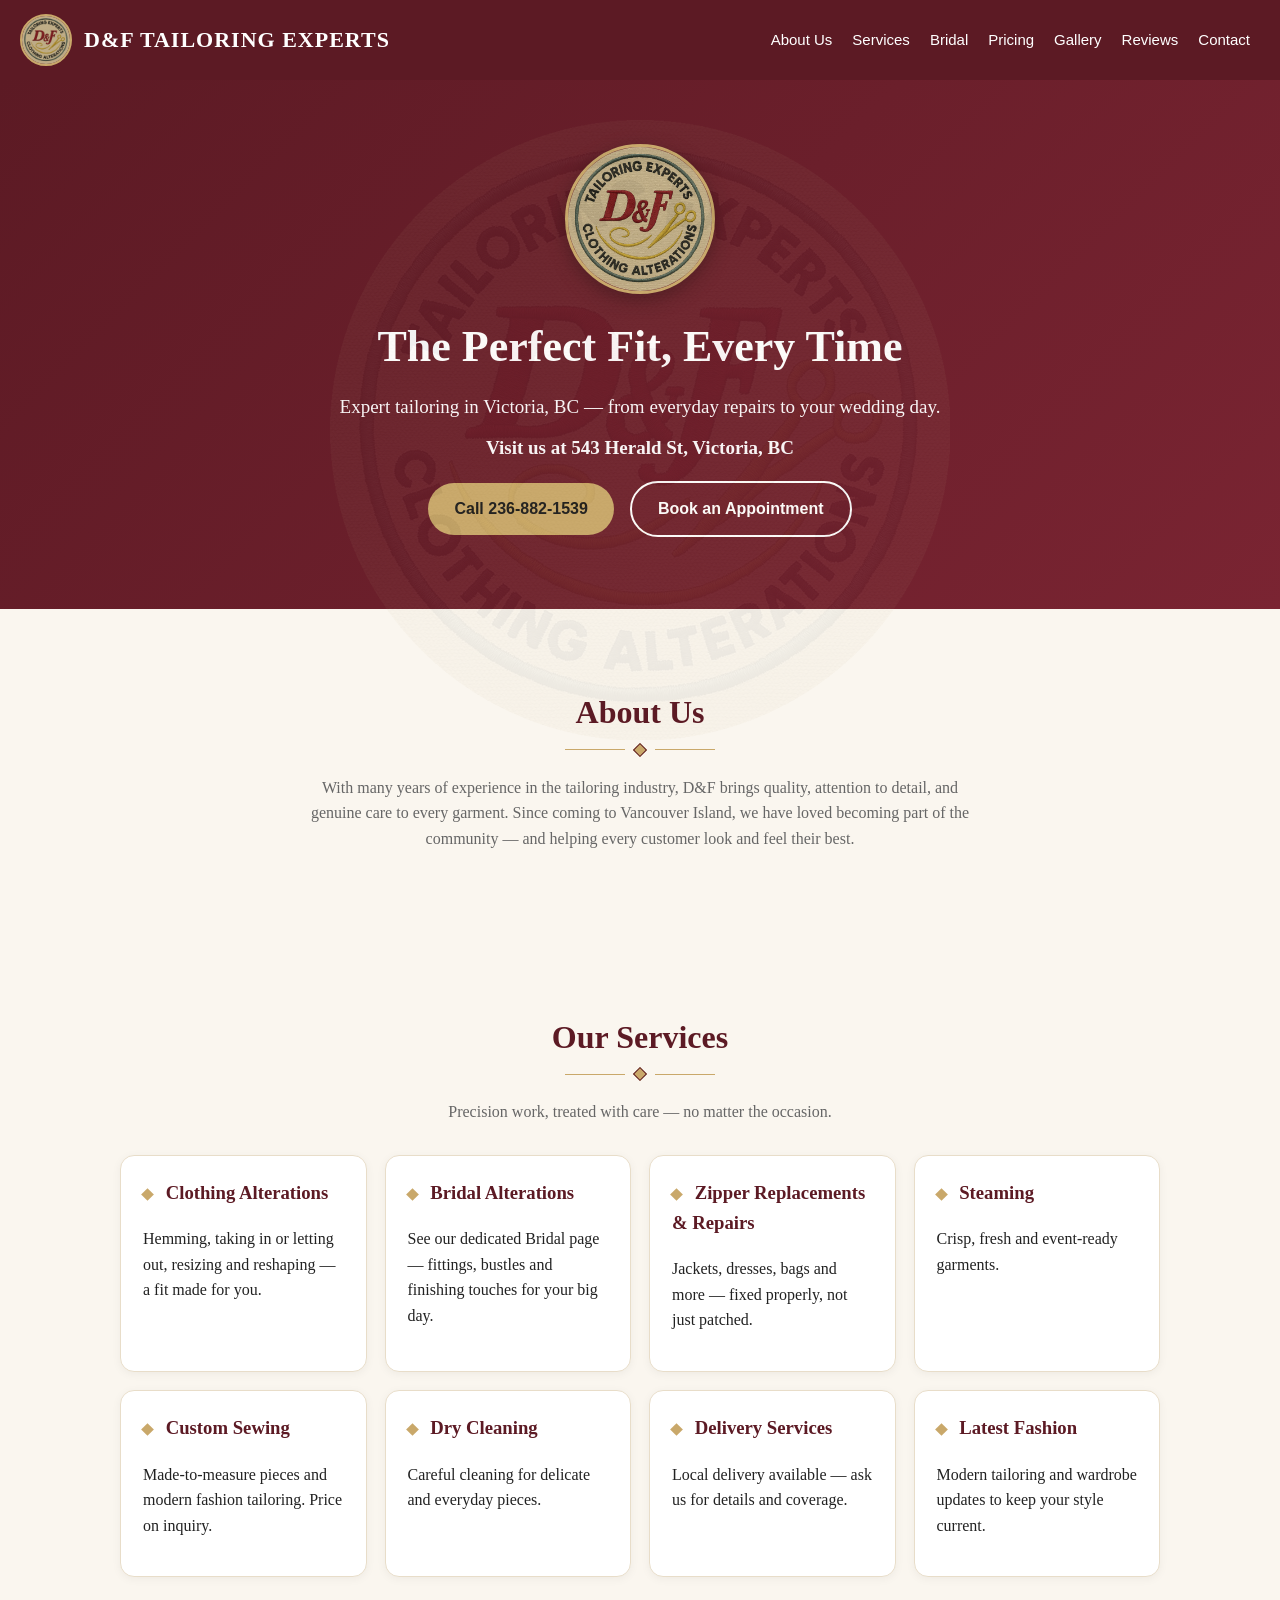
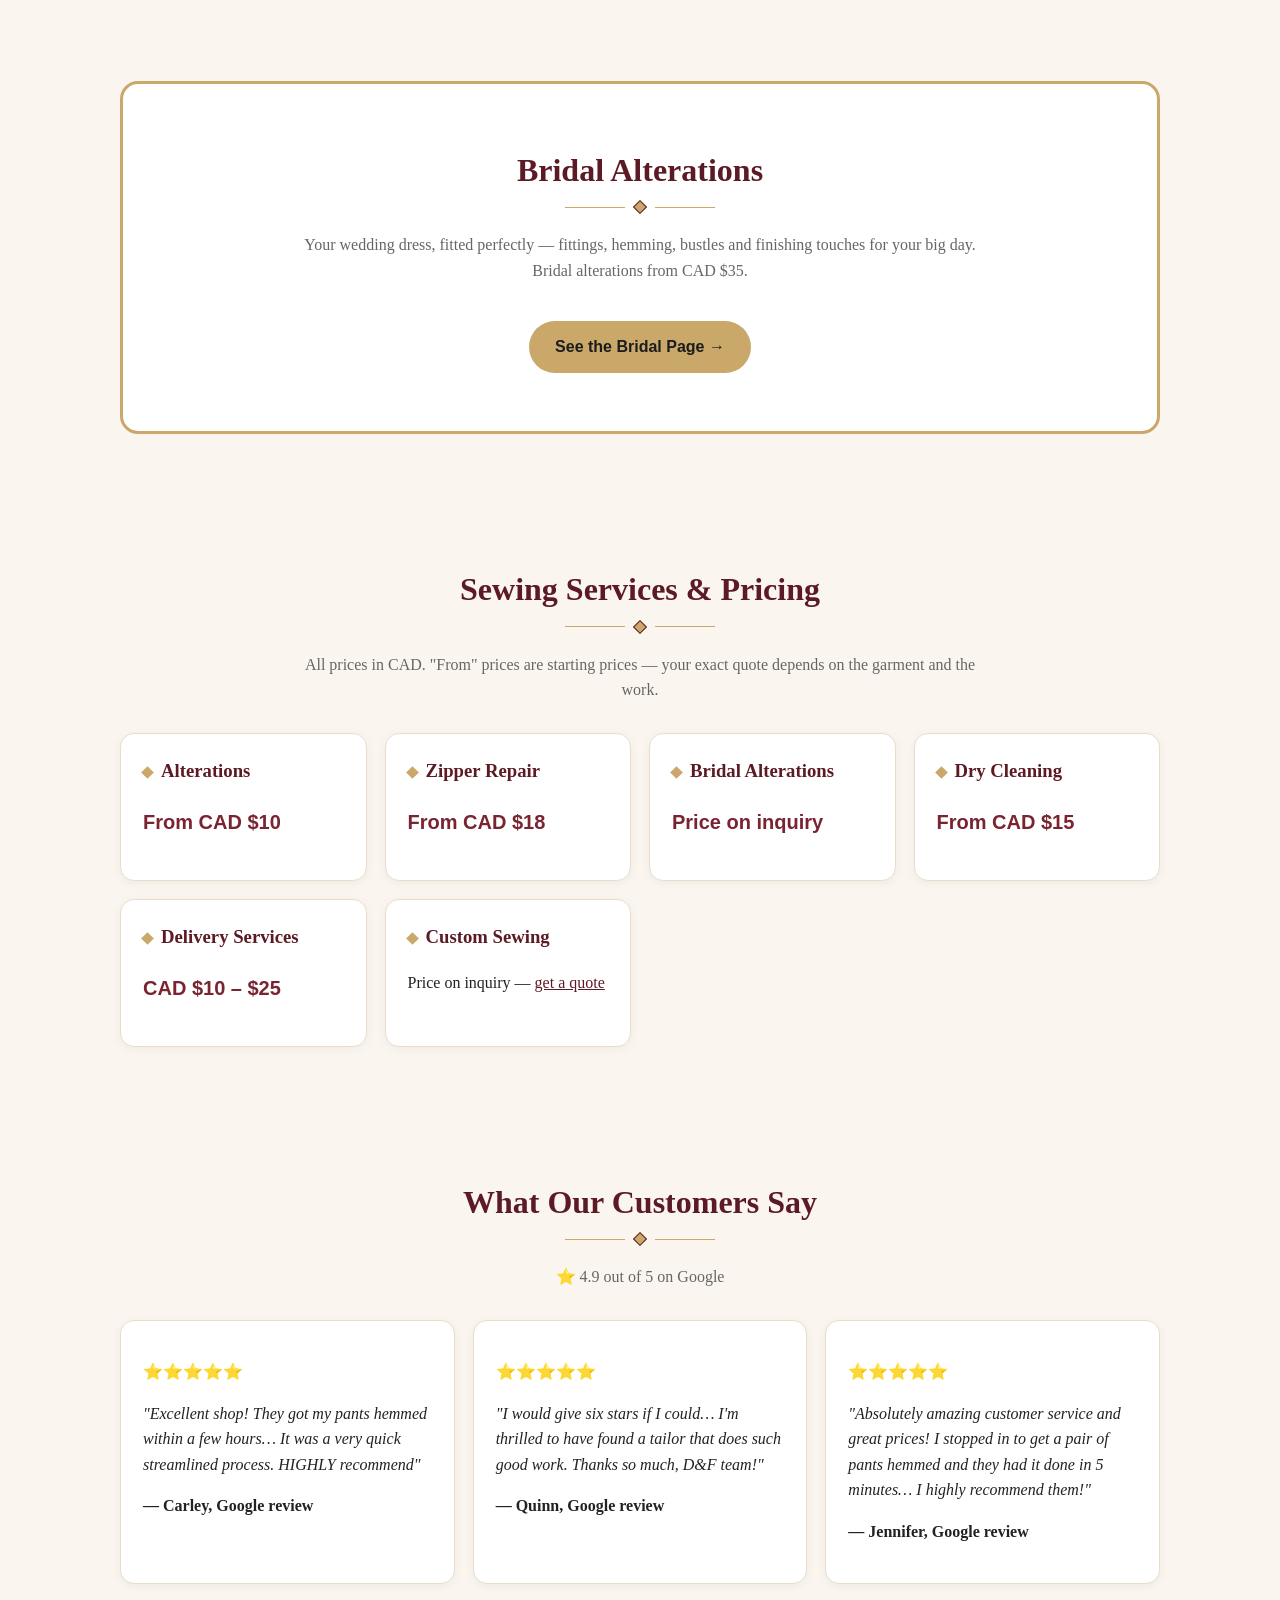
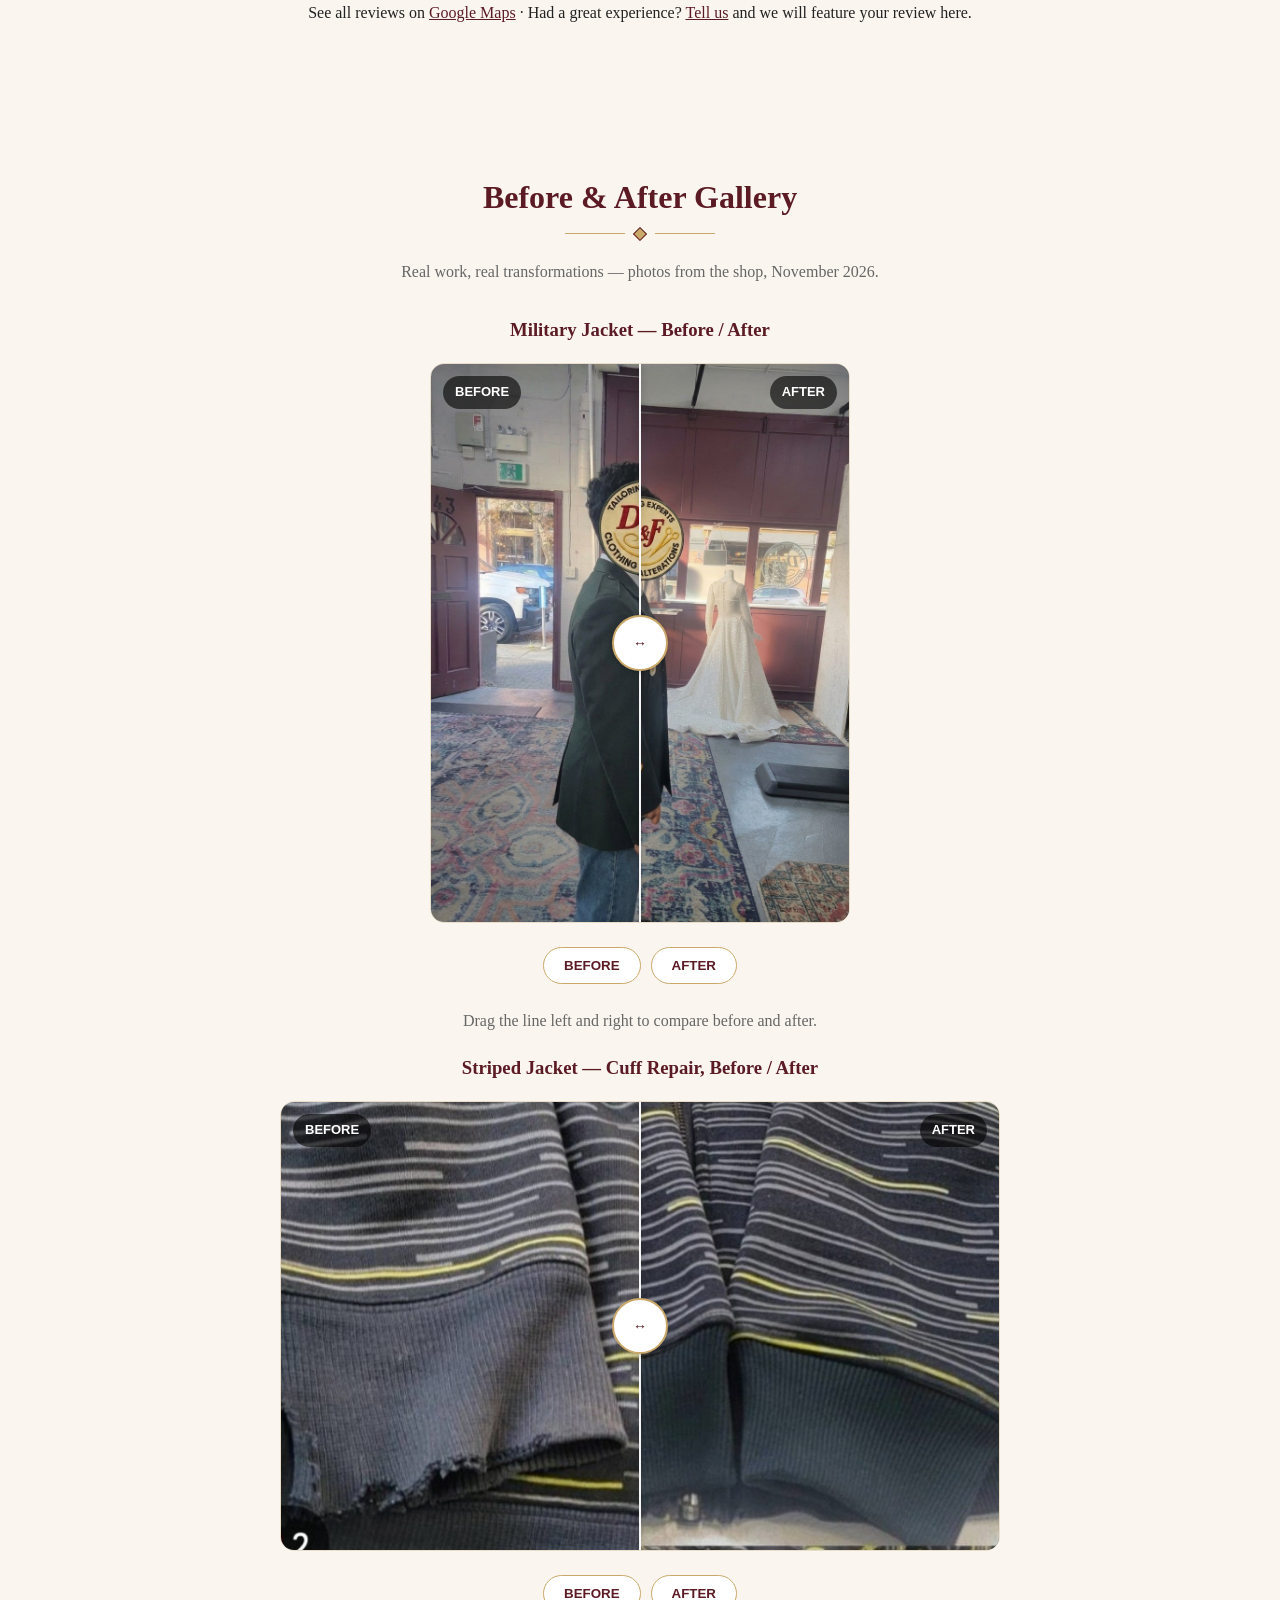
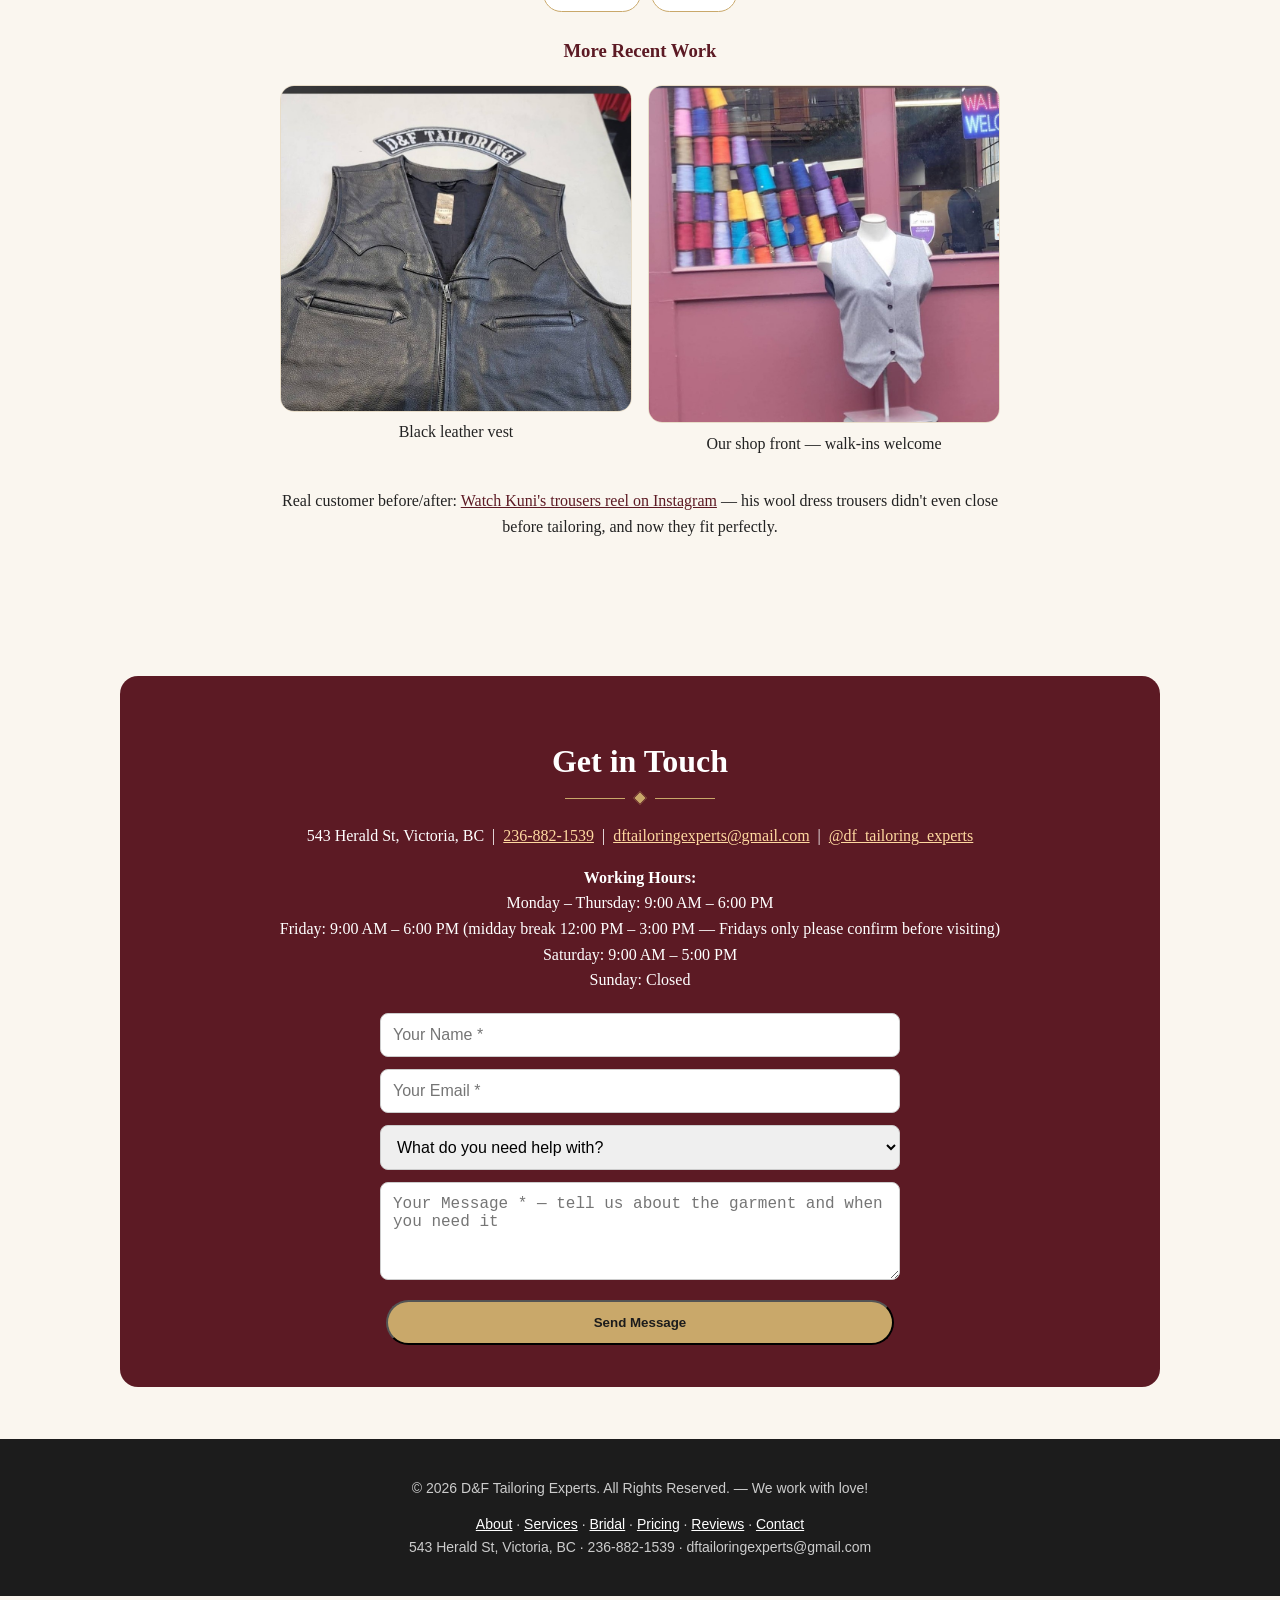
<file: index.html>
<!DOCTYPE html>
<html lang="en">
<head>
<meta charset="UTF-8">
<meta name="viewport" content="width=device-width, initial-scale=1.0">
<title>D&amp;F Tailoring Experts — Victoria, BC | Bridal, Alterations &amp; Custom Sewing</title>
<meta name="description" content="D&F Tailoring Experts in Victoria, BC. Bridal alterations, clothing alterations, custom sewing, zipper repair and dry cleaning. Visit us at 543 Herald St.">
<style>
 :root{--burgundy:#5c1a24;--burgundy2:#7a2432;--cream:#faf6ef;--gold:#c9a86a;--ink:#222;--muted:#666}
 *{box-sizing:border-box} body{margin:0;font-family:Georgia,'Times New Roman',serif;color:var(--ink);background:var(--cream);line-height:1.6}
 a{color:var(--burgundy)} header{background:var(--burgundy);color:#fff;padding:14px 20px;display:flex;justify-content:space-between;align-items:center;flex-wrap:wrap;gap:10px;position:sticky;top:0;z-index:10}
 header b{font-size:22px;letter-spacing:1px} nav a{color:#fff;text-decoration:none;margin:0 10px;font-family:Arial,sans-serif;font-size:15px}
 nav a:hover{text-decoration:underline}
 .hero{background:linear-gradient(135deg,var(--burgundy),var(--burgundy2));color:#fff;text-align:center;padding:64px 20px}
 .hero h1{font-size:44px;margin:0 0 8px} .hero p{font-size:19px;opacity:.95;max-width:640px;margin:10px auto}
 .btn{display:inline-block;background:var(--gold);color:#1c1c1c;text-decoration:none;padding:13px 26px;border-radius:30px;font-family:Arial,sans-serif;font-weight:bold;margin:8px 6px}
 .btn.outline{background:transparent;color:#fff;border:2px solid #fff}
 section{max-width:1080px;margin:0 auto;padding:52px 20px} h2{text-align:center;font-size:32px;color:var(--burgundy);margin-bottom:6px}
 .sub{text-align:center;color:var(--muted);max-width:680px;margin:0 auto 30px}
 .grid{display:grid;grid-template-columns:repeat(auto-fit,minmax(240px,1fr));gap:18px}
 .card{background:#fff;border:1px solid #e8ddc9;border-radius:14px;padding:22px;box-shadow:0 2px 10px rgba(0,0,0,.05)}
 .card h3{margin-top:0;color:var(--burgundy)} .price{font-family:Arial,sans-serif;font-weight:bold;font-size:20px;color:var(--burgundy2)}
 .bridal{background:#fff;border:3px solid var(--gold);border-radius:18px;padding:34px}
 .bridal ul{columns:2;gap:30px} @media(max-width:600px){.bridal ul{columns:1}.hero h1{font-size:32px}}
 .gallery{display:grid;grid-template-columns:repeat(auto-fit,minmax(220px,1fr));gap:16px}
 .ph{background:#e9dfc9;border-radius:12px;height:200px;display:flex;align-items:center;justify-content:center;color:#7a6a4a;font-family:Arial,sans-serif;text-align:center;padding:16px}
 .contact{background:var(--burgundy);color:#fff;border-radius:18px;padding:34px}
 .contact h2{color:#fff} .contact a{color:#ffd9a0}
 form{display:grid;gap:12px;max-width:520px;margin:20px auto 0} input,textarea,select{padding:12px;border-radius:8px;border:1px solid #ccc;font-size:16px;width:100%}
 button{cursor:pointer} footer{background:#1c1c1c;color:#ccc;text-align:center;padding:24px;font-family:Arial,sans-serif;font-size:14px}
 footer a{color:#fff}

 .ba-slider{position:relative;max-width:720px;margin:0 auto 24px;overflow:hidden;border-radius:14px;border:1px solid #e8ddc9;aspect-ratio:8/5;touch-action:none;cursor:ew-resize;user-select:none;-webkit-user-select:none;-webkit-touch-callout:none}
 .ba-slider img{position:absolute;inset:0;width:100%;height:100%;object-fit:cover;display:block;pointer-events:none;-webkit-user-drag:none;user-drag:none}
 .ba-after{clip-path:inset(0 0 0 50%)}
 .ba-handle{position:absolute;top:0;bottom:0;left:50%;width:2px;background:rgba(255,255,255,.95);transform:translateX(-50%);box-shadow:0 0 6px rgba(0,0,0,.25)}
 .ba-knob{position:absolute;top:50%;left:50%;transform:translate(-50%,-50%);width:56px;height:56px;border-radius:50%;background:#fff;color:#5c1a24;border:2px solid #c9a86a;display:flex;align-items:center;justify-content:center;font-size:14px;font-weight:bold;font-family:Arial,sans-serif;box-shadow:0 1px 6px rgba(0,0,0,.25)}
 .ba-tag{position:absolute;top:12px;padding:6px 12px;border-radius:20px;background:rgba(0,0,0,.6);color:#fff;font-family:Arial,sans-serif;font-size:13px;font-weight:bold}
 .ba-tag.before{left:12px} .ba-tag.after{right:12px}
 .ba-range{width:100%;max-width:720px;display:block;margin:0 auto}
 .brand{display:flex;align-items:center;gap:12px} .site-logo{width:52px;height:52px;border-radius:50%;object-fit:cover;border:2px solid #c9a86a;background:#fff}

  /* Elegant shapes instead of emojis: gold diamonds + gold rule under headings */
  .diamond-ornament{display:flex;align-items:center;justify-content:center;gap:10px;margin:0 auto 20px}
  .diamond-ornament::before,.diamond-ornament::after{content:"";height:1px;width:60px;background:#c9a86a}
  .diamond-ornament i{display:block;width:10px;height:10px;background:#c9a86a;transform:rotate(45deg);border:1px solid #5c1a24}
  .card h3::before{content:"";display:inline-block;width:9px;height:9px;background:#c9a86a;transform:rotate(45deg);margin-right:9px;vertical-align:middle}
  .cover-logo{width:150px;height:150px;border-radius:50%;object-fit:cover;border:3px solid #c9a86a;display:block;margin:0 auto 18px;box-shadow:0 6px 20px rgba(0,0,0,.3);background:#f3ead8}

  /* Faint logo watermark across the page background */
  body::before{content:"";position:fixed;inset:0;background:url('images/logo-watermark.png') center top 120px / 620px auto no-repeat;opacity:.06;pointer-events:none;z-index:0}
  header,section,footer{position:relative;z-index:1}
</style>
</head>
<body>
<header>
 <span class="brand"><img class="site-logo" src="logo.jpg" alt="D&F Tailoring Experts logo" onerror="this.style.display='none'"><b>D&amp;F TAILORING EXPERTS</b></span>
 <nav>
 <a href="#about">About Us</a><a href="#services">Services</a><a href="bridal.html">Bridal</a><a href="#pricing">Pricing</a><a href="#gallery">Gallery</a><a href="#testimonials">Reviews</a><a href="#contact">Contact</a>
 </nav>
</header>

<div class="hero">
  <img class="cover-logo" src="logo.jpg" alt="D&F Tailoring Experts logo">
 <h1>The Perfect Fit, Every Time</h1>
 <p>Expert tailoring in Victoria, BC — from everyday repairs to your wedding day.</p>
 <p><strong>Visit us at 543 Herald St, Victoria, BC</strong></p>
 <a class="btn" href="tel:+12368821539">Call 236-882-1539</a>
 <a class="btn outline" href="#contact">Book an Appointment</a>
</div>

<section id="about">
 <h2>About Us</h2>
  <div class="diamond-ornament" aria-hidden="true"><i></i></div>
 <p class="sub">With many years of experience in the tailoring industry, D&amp;F brings quality, attention to detail, and genuine care to every garment. Since coming to Vancouver Island, we have loved becoming part of the community — and helping every customer look and feel their best.</p>
</section>

<section id="services">
 <h2>Our Services</h2>
  <div class="diamond-ornament" aria-hidden="true"><i></i></div>
 <p class="sub">Precision work, treated with care — no matter the occasion.</p>
 <div class="grid">
 <div class="card"><h3> Clothing Alterations</h3><p>Hemming, taking in or letting out, resizing and reshaping — a fit made for you.</p></div>
 <div class="card"><h3> Bridal Alterations</h3><p>See our dedicated Bridal page — fittings, bustles and finishing touches for your big day.</p></div>
 <div class="card"><h3> Zipper Replacements &amp; Repairs</h3><p>Jackets, dresses, bags and more — fixed properly, not just patched.</p></div>
 <div class="card"><h3> Steaming</h3><p>Crisp, fresh and event-ready garments.</p></div>
 <div class="card"><h3> Custom Sewing</h3><p>Made-to-measure pieces and modern fashion tailoring. Price on inquiry.</p></div>
 <div class="card"><h3> Dry Cleaning</h3><p>Careful cleaning for delicate and everyday pieces.</p></div>
 <div class="card"><h3> Delivery Services</h3><p>Local delivery available — ask us for details and coverage.</p></div>
 <div class="card"><h3> Latest Fashion</h3><p>Modern tailoring and wardrobe updates to keep your style current.</p></div>
 </div>
</section>

<section id="bridal-teaser">
 <div class="bridal">
 <h2> Bridal Alterations</h2>
  <div class="diamond-ornament" aria-hidden="true"><i></i></div>
 <p class="sub">Your wedding dress, fitted perfectly — fittings, hemming, bustles and finishing touches for your big day. Bridal alterations from CAD $35.</p>
 <p style="text-align:center"><a class="btn" href="bridal.html">See the Bridal Page →</a></p>
 </div>
</section>

<section id="pricing">
 <h2>Sewing Services &amp; Pricing</h2>
  <div class="diamond-ornament" aria-hidden="true"><i></i></div>
 <p class="sub">All prices in CAD. "From" prices are starting prices — your exact quote depends on the garment and the work.</p>
 <div class="grid">
 <div class="card"><h3>Alterations</h3><p class="price">From CAD $10</p></div>
 <div class="card"><h3>Zipper Repair</h3><p class="price">From CAD $18</p></div>
 <div class="card"><h3>Bridal Alterations</h3><p class="price">Price on inquiry</p></div>
 <div class="card"><h3>Dry Cleaning</h3><p class="price">From CAD $15</p></div>
 <div class="card"><h3>Delivery Services</h3><p class="price">CAD $10 – $25</p></div>
 <div class="card"><h3>Custom Sewing</h3><p>Price on inquiry — <a href="#contact">get a quote</a></p></div>
 </div>
</section>

<section id="testimonials">
 <h2>What Our Customers Say</h2>
  <div class="diamond-ornament" aria-hidden="true"><i></i></div>
 <p class="sub">⭐ 4.9 out of 5 on Google </p>
 <div class="grid">
 <div class="card"><p>⭐⭐⭐⭐⭐</p><p><em>"Excellent shop! They got my pants hemmed within a few hours… It was a very quick streamlined process. HIGHLY recommend"</em></p><p><strong>— Carley, Google review</strong></p></div>
 <div class="card"><p>⭐⭐⭐⭐⭐</p><p><em>"I would give six stars if I could… I'm thrilled to have found a tailor that does such good work. Thanks so much, D&amp;F team!"</em></p><p><strong>— Quinn, Google review</strong></p></div>
 <div class="card"><p>⭐⭐⭐⭐⭐</p><p><em>"Absolutely amazing customer service and great prices! I stopped in to get a pair of pants hemmed and they had it done in 5 minutes… I highly recommend them!"</em></p><p><strong>— Jennifer, Google review</strong></p></div>
 </div>
 <p style="text-align:center">See all reviews on <a href="https://www.google.com/maps/search/D%26F+Tailoring+Experts+543+Herald+St+Victoria+BC" target="_blank" rel="noopener">Google Maps</a> · Had a great experience? <a href="#contact">Tell us</a> and we will feature your review here.</p>
</section>



<section id="gallery">
 <h2>Before &amp; After Gallery</h2>
  <div class="diamond-ornament" aria-hidden="true"><i></i></div>
 <p class="sub">Real work, real transformations — photos from the shop, November 2026.</p>
 <h3 style="text-align:center;color:var(--burgundy)">Military Jacket — Before / After</h3>
 <!-- BEFORE/AFTER SLIDER: to use real photos, replace the two img src values below with your before.jpg and after.jpg files -->
 <div class="ba-slider" id="baSlider" style="aspect-ratio:3/4;max-width:420px">
 <img src="images/new/military-jacket-before.jpg" alt="Before alteration">
 <img class="ba-after" id="baAfter" src="images/new/military-jacket-after.jpg" alt="After alteration">
 <span class="ba-tag before">BEFORE</span><span class="ba-tag after">AFTER</span>
 <div class="ba-handle" id="baHandle"><div class="ba-knob">↔</div></div>
 </div>
 <p style="text-align:center;color:var(--muted)">Drag the line left and right to compare before and after.</p>
<div style="max-width:720px;margin:0 auto 32px">
 <h3 style="text-align:center;color:var(--burgundy)">Striped Jacket — Cuff Repair, Before / After</h3>
 <div class="ba-slider">
 <img src="images/new/striped-jacket-before.jpg" alt="Before alteration">
 <img class="ba-after" src="images/new/striped-jacket-after.jpg" alt="After alteration">
 <span class="ba-tag before">BEFORE</span><span class="ba-tag after">AFTER</span>
 <div class="ba-handle"><div class="ba-knob">↔</div></div>
 </div>
 
 

  <div style="max-width:720px;margin:0 auto 32px;text-align:center">
    <h3 style="color:var(--burgundy)">More Recent Work</h3>
    <div class="gallery">
      <figure style="margin:0"><img src="images/new/leather-vest.jpg" alt="Black leather vest" style="width:100%;border-radius:14px;border:1px solid #e8ddc9"><figcaption>Black leather vest</figcaption></figure>
      <figure style="margin:0"><img src="images/new/shop-front.jpg" alt="Shop front with colourful thread spools" style="width:100%;border-radius:14px;border:1px solid #e8ddc9"><figcaption>Our shop front — walk-ins welcome</figcaption></figure>
    </div>
  </div>
<p style="text-align:center">Real customer before/after: <a href="https://www.instagram.com/kuni_fitcheck/reel/DRiK3Qgk8dG/" target="_blank" rel="noopener">Watch Kuni's trousers reel on Instagram</a> — his wool dress trousers didn't even close before tailoring, and now they fit perfectly.</p>
  <div style="max-width:720px;margin:0 auto 32px">
 
 </div>
 </div>
 </div>
</section>

<section id="contact">
 <div class="contact">
 <h2>Get in Touch</h2>
  <div class="diamond-ornament" aria-hidden="true"><i></i></div>
 <p style="text-align:center"> 543 Herald St, Victoria, BC &nbsp;|&nbsp; <a href="tel:+12368821539">236-882-1539</a> &nbsp;|&nbsp; <a href="mailto:dftailoringexperts@gmail.com">dftailoringexperts@gmail.com</a> &nbsp;|&nbsp; <a href="https://www.instagram.com/df_tailoring_experts" target="_blank" rel="noopener">@df_tailoring_experts</a></p>
 <p style="text-align:center"><strong>Working Hours:</strong><br>
 Monday – Thursday: 9:00 AM – 6:00 PM<br>
 Friday: 9:00 AM – 6:00 PM (midday break 12:00 PM – 3:00 PM — Fridays only please confirm before visiting)<br>
 Saturday: 9:00 AM – 5:00 PM<br>
 Sunday: Closed</p>
<form action="https://formsubmit.co/dftailoringexperts@gmail.com" method="POST">
   <input type="hidden" name="_next" value="https://df-tailoring-experts.com/thank-you.html">

 <input type="text" name="Name" placeholder="Your Name *" required>
 <input type="email" name="Email" placeholder="Your Email *" required>
 <select name="Service"><option>What do you need help with?</option><option>Bridal alteration</option><option>General alteration</option><option>Zipper repair</option><option>Custom sewing</option><option>Dry cleaning</option><option>Other</option></select>
 <textarea rows="4" name="Message" placeholder="Your Message * — tell us about the garment and when you need it" required></textarea>
 <button class="btn" type="submit">Send Message</button>
 </form>
 </div>
</section>

<footer>
 <p>© 2026 D&amp;F Tailoring Experts. All Rights Reserved. — We work with love!</p>
 <p><a href="#about">About</a> · <a href="#services">Services</a> · <a href="bridal.html">Bridal</a> · <a href="#pricing">Pricing</a> · <a href="#testimonials">Reviews</a> · <a href="#contact">Contact</a><br>
 543 Herald St, Victoria, BC · 236-882-1539 · dftailoringexperts@gmail.com</p>
</footer>

<script>
document.querySelectorAll('.ba-slider').forEach(function(slider){
 var after=slider.querySelector('.ba-after'), handle=slider.querySelector('.ba-handle'),
 range=slider.parentElement.querySelector('.ba-range');
 slider.querySelectorAll('img').forEach(function(im){ im.setAttribute('draggable','false'); });
 function setPos(pct){ pct=Math.max(0,Math.min(100,pct)); after.style.clipPath='inset(0 0 0 '+pct+'%)'; handle.style.left=pct+'%'; if(range) range.value=pct; }
 if(range) range.addEventListener('input', function(){ setPos(this.value); });
 // Tap fallback for phones: BEFORE / AFTER buttons under each slider, in case dragging feels stuck
 var btnWrap=document.createElement('div');
 btnWrap.style.cssText='display:flex;gap:10px;justify-content:center;margin:10px auto 24px';
 var bBefore=document.createElement('button'); bBefore.type='button'; bBefore.textContent='BEFORE';
 var bAfter=document.createElement('button'); bAfter.type='button'; bAfter.textContent='AFTER';
 [bBefore,bAfter].forEach(function(b){ b.style.cssText='padding:10px 20px;border-radius:20px;border:1px solid #c9a86a;background:#fff;color:#5c1a24;font-weight:bold;cursor:pointer'; });
 bBefore.addEventListener('click', function(){ setPos(0); });
 bAfter.addEventListener('click', function(){ setPos(100); });
 btnWrap.appendChild(bBefore); btnWrap.appendChild(bAfter);
 slider.parentNode.insertBefore(btnWrap, slider.nextSibling);
 var dragging=false;
 function clientX(e){ if(e.touches&&e.touches.length) return e.touches[0].clientX; if(e.changedTouches&&e.changedTouches.length) return e.changedTouches[0].clientX; return e.clientX; }
 function fromEvent(e){ var r=slider.getBoundingClientRect(); setPos((clientX(e)-r.left)/r.width*100); }
 function start(e){ dragging=true; fromEvent(e); if(e.cancelable) e.preventDefault(); }
 function move(e){ if(!dragging) return; fromEvent(e); if(e.cancelable) e.preventDefault(); }
 function end(){ dragging=false; }
 // Pointer events: cover modern phone + laptop + desktop in one API
 slider.addEventListener('pointerdown', function(e){ dragging=true; try{ slider.setPointerCapture(e.pointerId); }catch(err){} fromEvent(e); });
 slider.addEventListener('pointermove', function(e){ if(dragging) fromEvent(e); });
 slider.addEventListener('pointerup', end); slider.addEventListener('pointercancel', end);
 // Fallbacks for older browsers without Pointer Events
 slider.addEventListener('mousedown', start);
 window.addEventListener('mousemove', move); window.addEventListener('mouseup', end);
 slider.addEventListener('touchstart', start, {passive:false});
 slider.addEventListener('touchmove', move, {passive:false});
 slider.addEventListener('touchend', end); slider.addEventListener('touchcancel', end);
 setPos(50);
});
</script></body>
</html>
</file>
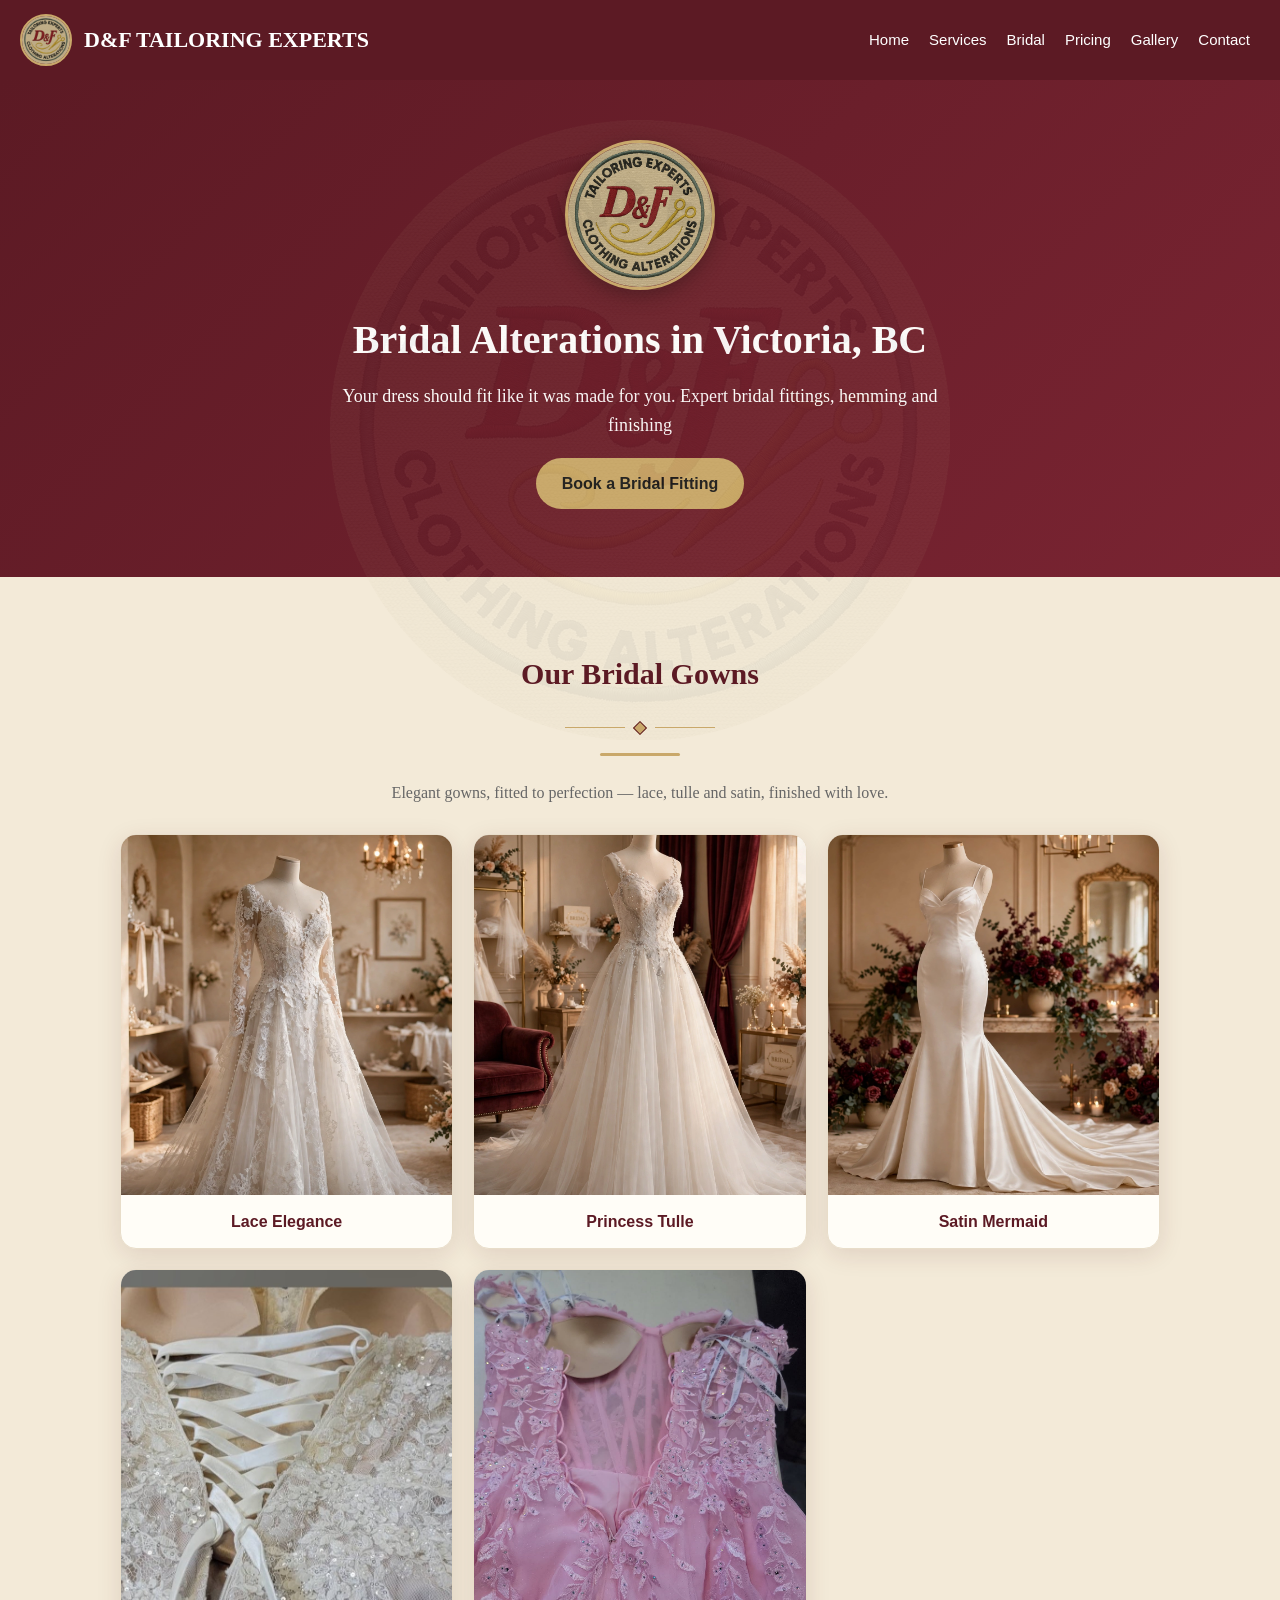
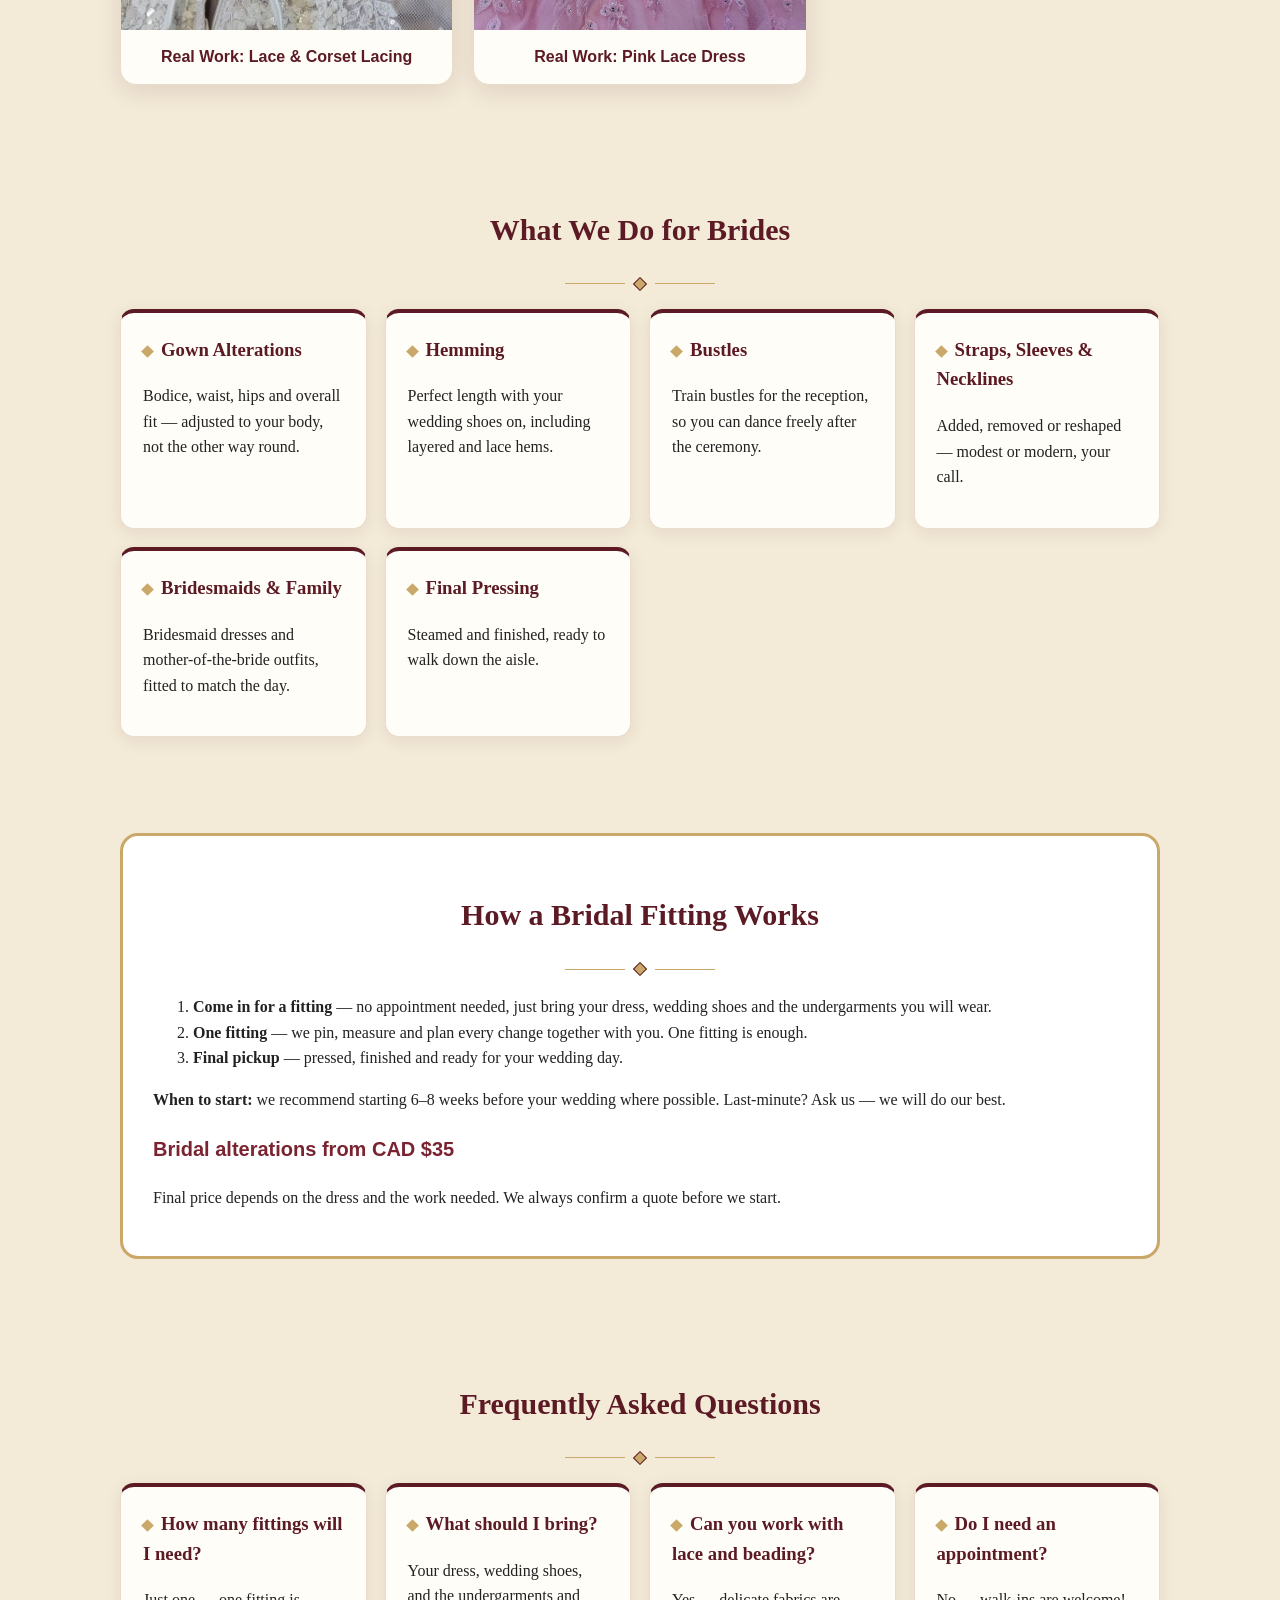
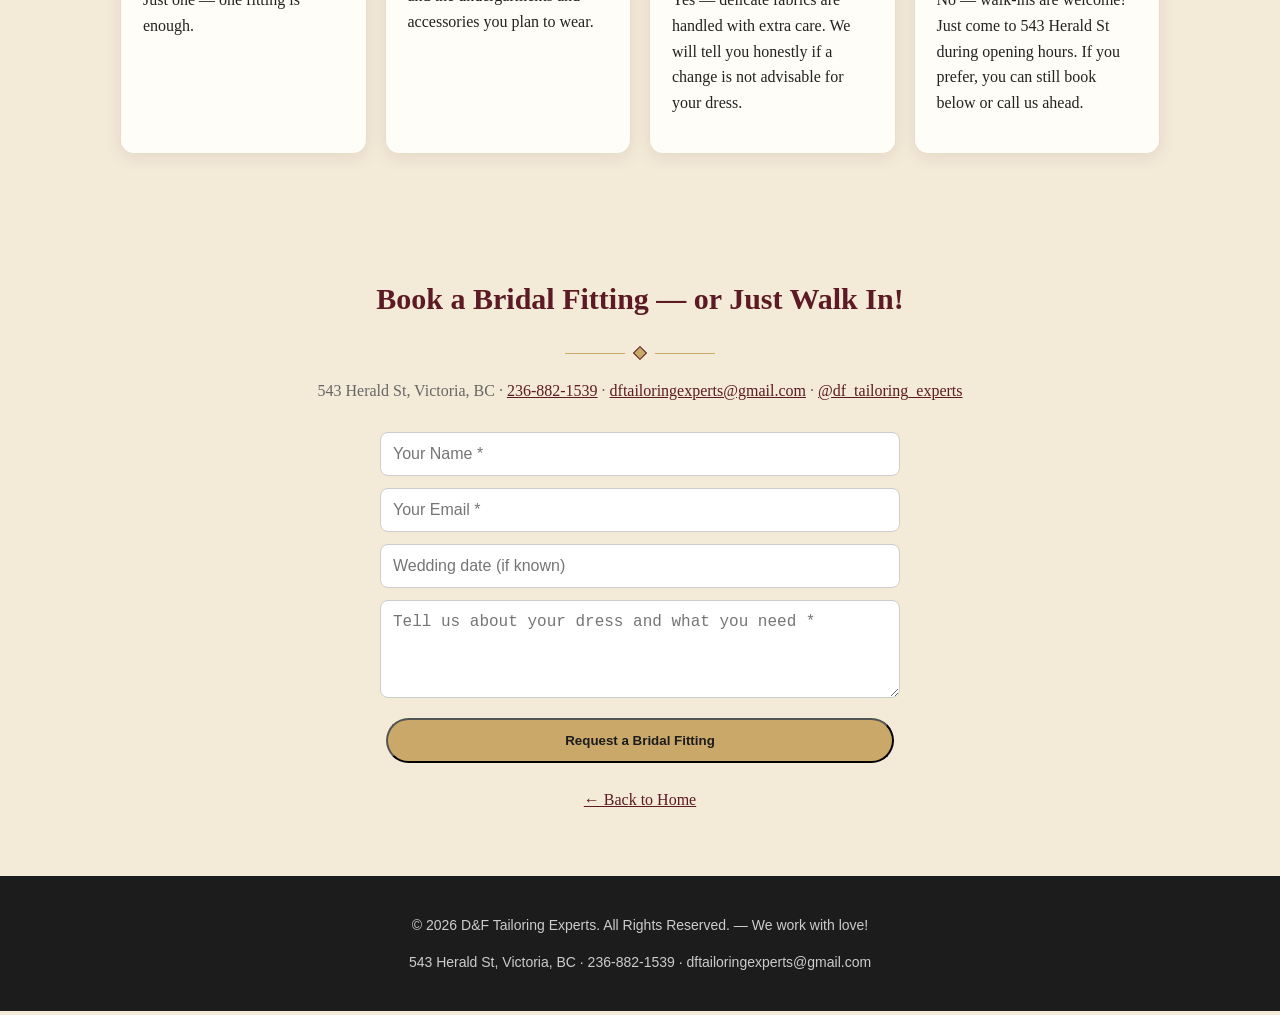
<file: bridal.html>
<!DOCTYPE html>
<html lang="en">
<head>
<meta charset="UTF-8">
<meta name="viewport" content="width=device-width, initial-scale=1.0">
<title>Bridal Alterations Victoria, BC | D&amp;F Tailoring Experts</title>
<meta name="description" content="Bridal alterations in Victoria, BC by D&F Tailoring Experts. Gown fittings, hemming, bustles, bridesmaid alterations. From CAD $35. 543 Herald St.">
<style>
 :root{--burgundy:#5c1a24;--burgundy2:#7a2432;--cream:#f3ead8;--beige:#efe3c8;--gold:#c9a86a;--ink:#222;--muted:#666}
 *{box-sizing:border-box} body{margin:0;font-family:Georgia,'Times New Roman',serif;color:var(--ink);background:var(--cream);line-height:1.6}
 a{color:var(--burgundy)} header{background:var(--burgundy);color:#fff;padding:14px 20px;display:flex;justify-content:space-between;align-items:center;flex-wrap:wrap;gap:10px}
 header b{font-size:22px} nav a{color:#fff;text-decoration:none;margin:0 10px;font-family:Arial,sans-serif;font-size:15px}
 .hero{background:linear-gradient(135deg,var(--burgundy),var(--burgundy2));color:#fff;text-align:center;padding:60px 20px}
 .hero h1{font-size:40px;margin:0 0 8px} .hero p{max-width:640px;margin:10px auto;font-size:18px}
 .btn{display:inline-block;background:var(--gold);color:#1c1c1c;text-decoration:none;padding:13px 26px;border-radius:30px;font-family:Arial,sans-serif;font-weight:bold;margin:8px 6px}
 section{max-width:1080px;margin:0 auto;padding:48px 20px} h2{text-align:center;font-size:30px;color:var(--burgundy)}
 .sub{text-align:center;color:var(--muted);max-width:680px;margin:0 auto 28px}
 .grid{display:grid;grid-template-columns:repeat(auto-fit,minmax(240px,1fr));gap:18px}
 .card{background:#fffdf7;border:1px solid #e8ddc9;border-top:4px solid var(--burgundy);border-radius:14px;padding:22px;box-shadow:0 4px 18px rgba(92,26,36,.08)}
 .gown-gallery{display:grid;grid-template-columns:repeat(auto-fit,minmax(260px,1fr));gap:20px}
 .gown-gallery figure{margin:0;background:#fffdf7;border:1px solid #e8ddc9;border-radius:16px;overflow:hidden;box-shadow:0 6px 24px rgba(92,26,36,.12)}
 .gown-gallery img{width:100%;height:360px;object-fit:cover;display:block}
 .gown-gallery figcaption{padding:14px;text-align:center;font-family:Arial,sans-serif;color:var(--burgundy);font-weight:bold}
 .divider{width:80px;height:3px;background:var(--gold);margin:0 auto 24px;border-radius:2px}
 .card h3{color:var(--burgundy);margin-top:0} .price{font-family:Arial,sans-serif;font-weight:bold;font-size:20px;color:var(--burgundy2)}
 .box{background:#fff;border:3px solid var(--gold);border-radius:18px;padding:30px}
 form{display:grid;gap:12px;max-width:520px;margin:20px auto 0} input,textarea,select{padding:12px;border-radius:8px;border:1px solid #ccc;font-size:16px;width:100%}
 footer{background:#1c1c1c;color:#ccc;text-align:center;padding:24px;font-family:Arial,sans-serif;font-size:14px} footer a{color:#fff}
 @media(max-width:600px){.hero h1{font-size:30px}}
 .brand{display:flex;align-items:center;gap:12px} .site-logo{width:52px;height:52px;border-radius:50%;object-fit:cover;border:2px solid #c9a86a;background:#fff}

  /* Elegant shapes instead of emojis: gold diamonds + gold rule under headings */
  .diamond-ornament{display:flex;align-items:center;justify-content:center;gap:10px;margin:0 auto 20px}
  .diamond-ornament::before,.diamond-ornament::after{content:"";height:1px;width:60px;background:#c9a86a}
  .diamond-ornament i{display:block;width:10px;height:10px;background:#c9a86a;transform:rotate(45deg);border:1px solid #5c1a24}
  .card h3::before{content:"";display:inline-block;width:9px;height:9px;background:#c9a86a;transform:rotate(45deg);margin-right:9px;vertical-align:middle}
  .cover-logo{width:150px;height:150px;border-radius:50%;object-fit:cover;border:3px solid #c9a86a;display:block;margin:0 auto 18px;box-shadow:0 6px 20px rgba(0,0,0,.3);background:#f3ead8}

  /* Faint logo watermark across the page background */
  body::before{content:"";position:fixed;inset:0;background:url('images/logo-watermark.png') center top 120px / 620px auto no-repeat;opacity:.06;pointer-events:none;z-index:0}
  header,section,footer{position:relative;z-index:1}
</style>
</head>
<body>
<header>
 <span class="brand"><img class="site-logo" src="logo.jpg" alt="D&F Tailoring Experts logo" onerror="this.style.display='none'"><b>D&amp;F TAILORING EXPERTS</b></span>
 <nav><a href="index.html">Home</a><a href="index.html#services">Services</a><a href="bridal.html">Bridal</a><a href="index.html#pricing">Pricing</a><a href="index.html#gallery">Gallery</a><a href="index.html#contact">Contact</a></nav>
</header>

<div class="hero">
  <img class="cover-logo" src="logo.jpg" alt="D&F Tailoring Experts logo">
 <h1> Bridal Alterations in Victoria, BC</h1>
 <p>Your dress should fit like it was made for you. Expert bridal fittings, hemming and finishing </p>
 <a class="btn" href="#book">Book a Bridal Fitting</a>
</div>

<section>
 <h2>Our Bridal Gowns</h2>
  <div class="diamond-ornament" aria-hidden="true"><i></i></div>
 <div class="divider"></div>
 <p class="sub">Elegant gowns, fitted to perfection — lace, tulle and satin, finished with love.</p>
 <div class="gown-gallery">
 <figure><img src="images/media-generation-bridal-gown-1-0-29395b74-7701-4126-ac92-c0c2835ec1a1.webp" alt="Elegant lace bridal gown"><figcaption>Lace Elegance</figcaption></figure>
 <figure><img src="images/media-generation-bridal-gown-2-0-a20aaaad-0b84-41b7-8407-080a31be5cd5.webp" alt="Princess tulle bridal gown"><figcaption>Princess Tulle</figcaption></figure>
 <figure><img src="images/media-generation-bridal-gown-3-0-01c6d71d-b5c0-4f22-afd1-8ab1e3587ef0.webp" alt="Satin mermaid bridal gown"><figcaption>Satin Mermaid</figcaption></figure>
 <figure><img src="images/new/bridal-lace-lacing.jpg" alt="White lace bridal dress with corset lacing"><figcaption>Real Work: Lace &amp; Corset Lacing</figcaption></figure>
 <figure><img src="images/new/pink-lace-dress.jpg" alt="Pink lace dress with beaded embroidery"><figcaption>Real Work: Pink Lace Dress</figcaption></figure>
 </div>
</section>

<section>
 <h2>What We Do for Brides</h2>
  <div class="diamond-ornament" aria-hidden="true"><i></i></div>
 <div class="grid">
 <div class="card"><h3>Gown Alterations</h3><p>Bodice, waist, hips and overall fit — adjusted to your body, not the other way round.</p></div>
 <div class="card"><h3>Hemming</h3><p>Perfect length with your wedding shoes on, including layered and lace hems.</p></div>
 <div class="card"><h3>Bustles</h3><p>Train bustles for the reception, so you can dance freely after the ceremony.</p></div>
 <div class="card"><h3>Straps, Sleeves &amp; Necklines</h3><p>Added, removed or reshaped — modest or modern, your call.</p></div>
 <div class="card"><h3>Bridesmaids &amp; Family</h3><p>Bridesmaid dresses and mother-of-the-bride outfits, fitted to match the day.</p></div>
 <div class="card"><h3>Final Pressing</h3><p>Steamed and finished, ready to walk down the aisle.</p></div>
 </div>
</section>

<section>
 <div class="box">
 <h2>How a Bridal Fitting Works</h2>
  <div class="diamond-ornament" aria-hidden="true"><i></i></div>
 <ol>
 <li><strong>Come in for a fitting</strong> — no appointment needed, just bring your dress, wedding shoes and the undergarments you will wear.</li>
 <li><strong>One fitting</strong> — we pin, measure and plan every change together with you. One fitting is enough.</li>
 <li><strong>Final pickup</strong> — pressed, finished and ready for your wedding day.</li>
 </ol>
 <p><strong>When to start:</strong> we recommend starting 6–8 weeks before your wedding where possible. Last-minute? Ask us — we will do our best.</p>
 <p class="price">Bridal alterations from CAD $35</p>
 <p>Final price depends on the dress and the work needed. We always confirm a quote before we start.</p>
 </div>
</section>

<section>
 <h2>Frequently Asked Questions</h2>
  <div class="diamond-ornament" aria-hidden="true"><i></i></div>
 <div class="grid">
 <div class="card"><h3>How many fittings will I need?</h3><p>Just one — one fitting is enough.</p></div>
 <div class="card"><h3>What should I bring?</h3><p>Your dress, wedding shoes, and the undergarments and accessories you plan to wear.</p></div>
 <div class="card"><h3>Can you work with lace and beading?</h3><p>Yes — delicate fabrics are handled with extra care. We will tell you honestly if a change is not advisable for your dress.</p></div>
 <div class="card"><h3>Do I need an appointment?</h3><p>No — walk-ins are welcome! Just come to 543 Herald St during opening hours. If you prefer, you can still book below or call us ahead.</p></div>
 </div>
</section>

<section id="book">
 <h2>Book a Bridal Fitting — or Just Walk In!</h2>
  <div class="diamond-ornament" aria-hidden="true"><i></i></div>
 <p class="sub"> 543 Herald St, Victoria, BC · <a href="tel:+12368821539">236-882-1539</a> · <a href="mailto:dftailoringexperts@gmail.com">dftailoringexperts@gmail.com</a> · <a href="https://www.instagram.com/df_tailoring_experts" target="_blank" rel="noopener">@df_tailoring_experts</a></p>
<form action="https://formsubmit.co/dftailoringexperts@gmail.com" method="POST">
 <input type="text" name="Name" placeholder="Your Name *" required>
 <input type="email" name="Email" placeholder="Your Email *" required>
 <input type="text" name="Wedding date" placeholder="Wedding date (if known)">
 <textarea rows="4" name="Message" placeholder="Tell us about your dress and what you need *" required></textarea>
 <button class="btn" type="submit">Request a Bridal Fitting</button>
 </form>
 <p style="text-align:center"><a href="index.html">← Back to Home</a></p>
</section>

<footer>
 <p>© 2026 D&amp;F Tailoring Experts. All Rights Reserved. — We work with love!</p>
 <p>543 Herald St, Victoria, BC · 236-882-1539 · dftailoringexperts@gmail.com</p>
</footer>
</body>
</html>
</file>
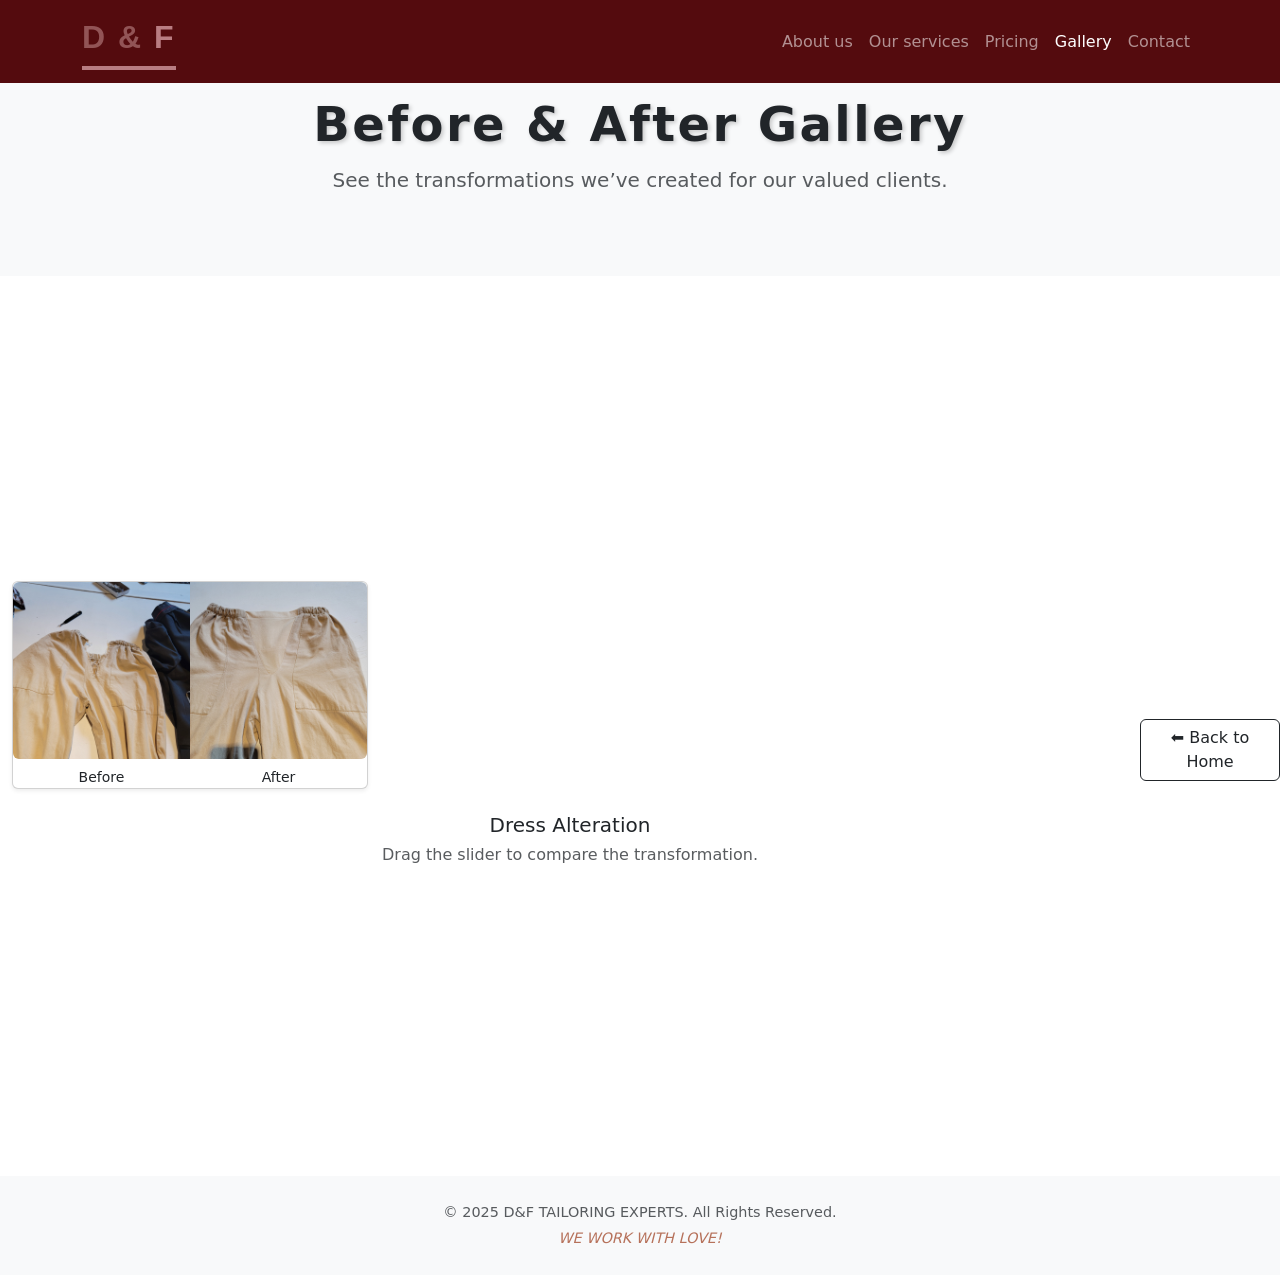
<file: gallery.html>
<!doctype html>
<html lang="en">
  <head>
    <meta charset="utf-8">
    <meta name="viewport" content="width=device-width, initial-scale=1">
    <title>D&F Tailoring Experts – Gallery</title>

    <!-- Bootstrap CSS -->
    <link href="https://cdn.jsdelivr.net/npm/bootstrap@5.3.3/dist/css/bootstrap.min.css" rel="stylesheet">

    <!-- Google Fonts -->
    <link href="https://fonts.googleapis.com/css2?family=Roboto:wght@400;700&family=Montserrat:wght@400;600&display=swap" rel="stylesheet">

    <!-- Custom CSS -->
    <link rel="stylesheet" href="css/stayle.css">
  </head>
  <body class="pt-5">

    <!-- Navbar -->
    <nav class="navbar navbar-expand-lg navbar-dark fixed-top">
      <div class="container">
        <!-- Logo -->
        <div class="logo navbar-brand" href="#">
          <span class="first-name">D &</span>
          <span class="last-name">F</span>
        </div>

        <!-- Mobile Toggle -->
        <button class="navbar-toggler" type="button" data-bs-toggle="collapse" data-bs-target="#navbarNav" 
          aria-controls="navbarNav" aria-expanded="false" aria-label="Toggle navigation">
          <span class="navbar-toggler-icon"></span>
        </button>

        <!-- Navbar Links -->
        <div class="collapse navbar-collapse" id="navbarNav">
          <ul class="navbar-nav ms-auto">
            <li class="nav-item"><a class="nav-link" href="index.html#about">About us</a></li>
            <li class="nav-item"><a class="nav-link" href="index.html#resume">Our services</a></li>
            <li class="nav-item"><a class="nav-link" href="index.html#portfolio">Pricing</a></li>
            <li class="nav-item"><a class="nav-link active" href="gallery.html">Gallery</a></li>
            <li class="nav-item"><a class="nav-link" href="index.html#contact">Contact</a></li>
          </ul>
        </div>
      </div>
    </nav>

    <!-- Hero Section -->
    <header class="py-5 text-center bg-light">
      <div class="container">
        <h1 class="display-5 fw-bold">Before & After Gallery</h1>
        <p class="lead text-muted">See the transformations we’ve created for our valued clients.</p>
      </div>
    </header>

    <!-- Gallery Section -->
    <section class="py-5">
      <div class="container">
        <div class="row g-4">

          <!-- Example Item -->
          <div class="col-md-6 col-lg-4">
            <div class="card shadow-sm h-100">
              <div class="row g-0">
                <div class="col-6">
                  <img src="images/20250905_101207 (1).jpg" class="img-fluid rounded-start" alt="Before alteration">
                  <div class="text-center small mt-2">Before</div>
                </div>
                <div class="col-6">
                  <img src="images/20250905_120134.jpg" class="img-fluid rounded-end" alt="After alteration">
                  <div class="text-center small mt-2">After</div>
                </div>
              </div>
            </div>
          </div>

     

        <div class="card-body text-center">
            <h5 class="mb-1">Dress Alteration</h5>
            <p class="text-muted mb-0">
                Drag the slider to compare the transformation.
            </p>
        </div>
    </div>
</div>

          <!-- Add more as needed -->
        </div>

        <!-- Back Button -->
        <div class="text-center mt-5">
          <a href="index.html" class="btn btn-outline-dark">⬅ Back to Home</a>
        </div>
      </div>
    </section>

    <!-- Footer -->
    <footer class="py-4 bg-light">
      <div class="container text-center">
        <p class="mb-0 text-muted">&copy; 2025 D&F TAILORING EXPERTS. All Rights Reserved.</p>
        <p class="mb-0"><em>WE WORK WITH LOVE!</em></p>
      </div>
    </footer>

    <!-- Bootstrap JS -->
   <script>
document.querySelectorAll('.before-after-slider').forEach(sliderContainer => {

    const slider = sliderContainer.querySelector('.slider');
    const afterWrapper = sliderContainer.querySelector('.after-wrapper');
    const divider = sliderContainer.querySelector('.divider');

    slider.addEventListener('input', () => {
        const value = slider.value + '%';

        afterWrapper.style.width = value;
        divider.style.left = value;
    });

});
</script>
  </body>
</html>
</file>
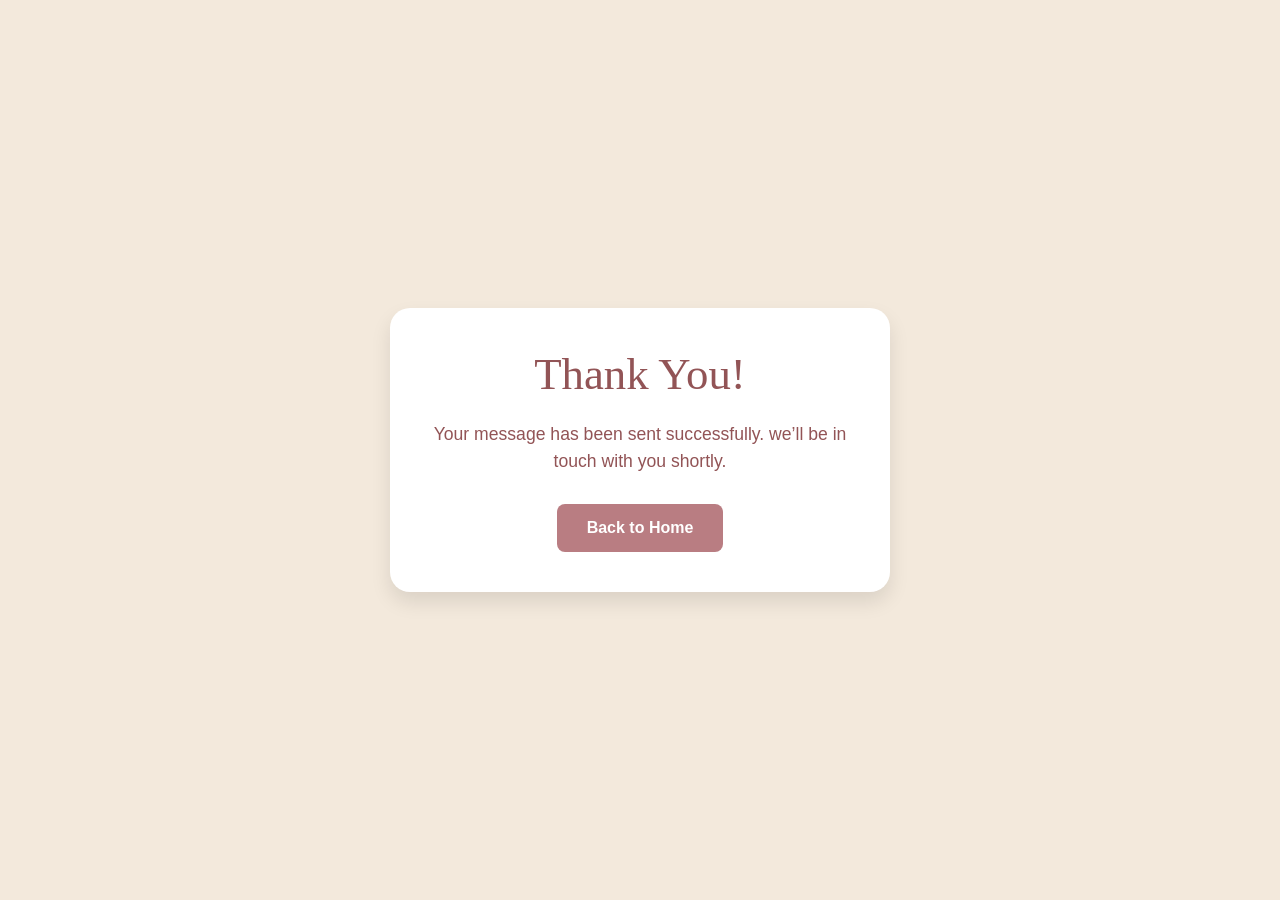
<file: thank-you.html>
<!DOCTYPE html>
<html lang="en">
<head>
  <meta charset="UTF-8" />
  <meta name="viewport" content="width=device-width, initial-scale=1.0"/>
  <title>Thank You | DF Tailoring Experts</title>
  <link href="https://cdn.jsdelivr.net/npm/bootstrap@5.3.0/dist/css/bootstrap.min.css" rel="stylesheet">

  <style>
    :root {
      --primary-color: #925456;   /* fixed typo */
      --accent-color: #b97d82;
      --background-color: #f3e9dc;
      --font-heading: 'Dancing Script', cursive;
      --font-body: 'Raleway', sans-serif;
    }

    body {
      font-family: var(--font-body);
      background-color: var(--background-color);
      display: flex;
      justify-content: center;
      align-items: center;
      height: 100vh;
      text-align: center;
      margin: 0;
    }

    .thank-you-card {
      background: white;
      padding: 40px;
      border-radius: 20px;
      box-shadow: 0 10px 20px rgba(0,0,0,0.1);
      max-width: 500px;
      width: 100%;
    }

    h1 {
      color: var(--primary-color);
      font-family: var(--font-heading);
      font-size: 2.8rem;
      margin-bottom: 20px;
    }

    p {
      font-size: 1.1rem;
      color: var(--primary-color);
      margin-bottom: 30px;
    }

    .btn-home {
      background-color: var(--accent-color);
      color: white;
      border: none;
      padding: 12px 30px;
      border-radius: 8px;
      font-weight: 600;
      transition: 0.3s ease;
      text-decoration: none;
      display: inline-block;
    }

    .btn-home:hover {
      background-color: #a6805e; /* darker shade, keep for hover */
      color: white;
    }
  </style>
</head>
<body>
  <div class="thank-you-card">
    <h1>Thank You!</h1>
    <p>Your message has been sent successfully. we’ll be in touch with you shortly.</p>
    <a href="index.html" class="btn-home">Back to Home</a>
  </div>
</body>
</html>
</file>
<file: css/stayle.css>
/* Making sure the page always fills the screen and removing any unwanted space */
html,body {
    width: 100%;
    height: 100%;
    margin: 0;
}

/* Sections should always be as tall as the screen, with content centered */
section {
    min-height: 100vh; /* Each section will be at least as tall as the screen */
    display: flex; /* Use flexbox to align content */
    align-items: center; /* Center items vertically */
}

h1, h2, h3 {
    text-shadow: 2px 2px 4px rgba(0, 0, 0, 0.2); /* Creates a soft shadow for depth */
    letter-spacing: 0.05em; /* Adds a bit of spacing between letters for a clean look */
}

/* Making paragraphs easier to read with proper spacing */
p {
    line-height: 1.8;
    margin-bottom: 1.5em;
}


.navbar {
    background-color: #540B0E; 
}

.navbar-nav .nav-link:hover {
    color: #9a3f3f; 
}


:root {
    --praimary-color: #925456; 
    --accent-color: #b97d82; 
    --font-heading: 'Poppins', sans-serif; 
}

.logo {
    font-family: var(--font-heading);
    font-size: 2rem; 
    font-weight: bold;
    letter-spacing: 2px;
    color: var(--primary-color);
    display: inline-block;
    cursor: pointer;
    position: relative;
    }

.logo .first-name {
    color: var(--praimary-color);
}

.logo .last-name {
    color: var(--accent-color);
}

.logo:hover .first-name {
    color: var(--accent-color);
}

.logo:hover .last-name {
    color: var(--praimary-color);
}

.logo::after {
    content: '';
    display: block;
    width: 100%;
    height: 4px;
    background: var(--accent-color);
    margin-top: 5px;
    }

 .banner-left h1 {
    font-size: 25px;
    font-weight: bold;
    color: #540B0E;
    
}

.banner-left h2 {
    font-size: 50px;
    font-weight: 700;
    color: #540B0E;
    margin-bottom: 15px;
}


.banner-left h3 {
    font-size: 22px;
    font-weight: 600;
    color: #8A3034;
    margin-bottom: 20px;
}

.banner-left p {
    font-size: 16px;
    line-height: 1.6;
    color: #5F393C;
}



.banner-btn:hover {
    background-color: #8A3034;
}

.circle-container {
    width: 300px;
    height: 300px;
    border-radius: 50%;
    display: flex;
    justify-content: center;
    align-items: center;
    overflow: hidden;
    box-shadow: 0 8px 15px rgba(0, 0, 0, 0.2);
}

.circle-container .circle-image {
    width: 100%;
    height: 100%;
    object-fit: cover;
    border-radius: 50%;
}


#about {
    background-color: #540B0E;
    color: #f3e9dc; 
    padding: 50px 0; 
    text-align: center; 
}

    

#about p {
    font-family: 'Roboto', sans-serif; 
    font-size: 1.1rem; 
    line-height: 1.8; 
    color: #f9d8b3; 
    margin-bottom: 15px;
}

#about blockquote {
    color: #f3e9dc; 
     font-style: italic;
     padding-left: 15px; 
     margin: 20px auto; 
 }

 .card:hover {
    box-shadow: 0 45px 9px rgba(0, 0, 0, 0.1); 
    border-color:  #de5779; 
}

.list-group-item:hover {
    background-color: #F8D9E1;

}


.skill-bar {
    width: 100%;
    height: 20px;
    background-color: #f3e9dc;
    border-radius: 5px;
    margin: 10px 0;
}

.skill-bar-fill {
    height: 100%;
    background-color: #540B0E;  
    border-radius: 5px;
}
/* Keyframes for animating the skill bar fill */

@keyframes fillSkill {
    0% { width: 0%; }
    100% { width: var(--skill-level, 85%); }
}
/* Applying the animation to the skill bar fill */
.skill-bar-fill {
    animation: fillSkill 10s ease-in-out forwards;
}

.btnel {
    background-color: var(--primary-color); 
    color: #fff; 
    font-size: 1rem;
    padding: 10px 20px; 
    border: none; 
    border-radius: 5px; 
}

.btnel:hover {
    background-color: var(--secondary-color); 
    color: #000; 
    transform: scale(1.05); 
}



#portfolio .card-img-top {
    width: 100%;           
    height: 300px;        
    object-fit: cover;     
    object-position: center; 
}

#contact {
    padding: 50px 0;
}



#contact form .form-control {
    border: 2px solid #ba646a; 
    border-radius: 5px;
    transition: all 0.3s ease-in-out;
}

#contact form .form-control:focus {
    border-color: #540B0E;
    box-shadow: 0 0 10px rgba(84, 11, 14, 0.5); 
}

#contact button {
    background-color: #540B0E; 
    border: none;
    color: #fff;
    transition: all 0.3s ease-in-out;
}

#contact button:hover {
    background-color: #a2292f; 
    box-shadow: 0px 4px 8px rgba(0, 0, 0, 0.2);
}


.social-link {
    border: 2px solid #540B0E; 
    color: #540B0E;
    border-radius: 5px;
    padding: 10px 15px;
}

.social-link:hover {
    background-color: #540B0E; 
    color: #fff;
    border-color: #540B0E;
    transform: translateY(-5px);
}


 #contact .highlight {
    color: #540B0E; 
    font-weight: bold;
}


:root {
    --primary-color: #540B0E; /* Main theme color */
    --secondary-color: #f9d8b3; /* Highlight color */
    --background-light: #f9f4f1; /* Light background */
    --background-dark: #2a2a2a; /* Dark background */
    --text-light: #540B0E; /* Dark red for text */
    --text-dark: #f3e9dc; /* Light text for dark mode */
    --accent-color-light: #ba646a; /* Accent for light mode */
    --accent-color-dark: #a2292f; /* Accent for dark mode */
    --button-bg-light: #f3e9dc; /* Button background for light mode */
    --button-bg-dark: #540B0E; /* Button background for dark mode */
    --shadow-light: rgba(0, 0, 0, 0.2); /* Light mode shadow */
    --shadow-dark: rgba(255, 255, 255, 0.2); /* Dark mode shadow */
}


main {
    background-color: var(--background-light);
    color: var(--text-light);
    min-height: 100vh;
    transition: background-color 0.3s ease, color 0.3s ease;
}


input#light-theme-setting:checked ~ main {
    background-color: var(--background-light);
    color: var(--text-light);
}

input#dark-theme-setting:checked ~ main {
    background-color: var(--background-dark);
    color: var(--text-dark);
}


.moone {
    position: fixed; /* Fixed position on the screen */
    background-color: var(--accent-color-light); /* Default accent color for light mode */
    border-radius: 25px; /* Rounded edges for aesthetic */
    bottom: 20px; /* Positioned at the bottom-left */
    left: 20px;
    display: flex; /* Aligns elements inside horizontally */
    gap: 10px; /* Spacing between internal elements */
    align-items: center;
    z-index: 1000; /* Ensures it stays above other elements */
    transition: background-color 0.3s ease; /* Smooth transition for background color */
}

input#dark-theme-setting:checked ~ main .moone {
    background-color: var(--accent-color-dark);
}

label.theme-label {
    display: flex;
    align-items: center;
    justify-content: center;
    width: 50px;
    height: 50px;
    border-radius: 50%;
    font-size: 24px;
    cursor: pointer;
    transition: background-color 0.3s ease, transform 0.2s;
}

label.theme-label:hover {
    transform: scale(1.05);
    box-shadow: 0 4px 8px var(--shadow-light);
}

input#dark-theme-setting:checked ~ main label.theme-label:hover {
    box-shadow: 0 4px 8px var(--shadow-dark);
}


input#dark-theme-setting:checked ~ main .banner-btn {
    background-color: var(--button-bg-dark);
    color: var(--text-dark);
    box-shadow: 0 4px 8px var(--shadow-dark);
}

.banner-btn {
    background-color: var(--button-bg-light);
    color: var(--primary-color);
    border-radius: 8px;
    transition: background-color 0.3s ease, box-shadow 0.3s ease;
    box-shadow: 0 4px 8px var(--shadow-light);
}

input#dark-theme-setting:checked ~ main .skill-bar {
    background-color: var(--background-dark);
}

input#dark-theme-setting:checked ~ main .skill-bar-fill {
    background-color: var(--secondary-color);
}


input#dark-theme-setting:checked ~ main #contact {
    background-color: var(--background-dark);
    color: var(--text-dark);
    box-shadow: 0 4px 8px var(--shadow-dark);
}

input#dark-theme-setting:checked ~ main .navbar {
    box-shadow: 0 4px 8px var(--shadow-dark);
}

input#dark-theme-setting:checked ~ main #contact form .form-control {
    border-color: var(--accent-color-dark);
    background-color: var(--background-dark);
    color: var(--text-dark);
}

input#dark-theme-setting:checked ~ main .social-link {
    border-color: var(--text-dark);
    color: var(--text-dark);
    box-shadow: 0 4px 8px var(--shadow-dark);
}


footer {
    background-color: #540B0E;
    color: #F9F6F2; 
    padding: 20px 0; 
    font-size: 0.9rem; 
}

footer .footer-link {
    color: #F9F6F2; 
    transition: color 0.3s ease; 
    font-size: 1.5rem; 
}

footer .footer-link:hover {
    color: #a34e48; 
}

footer p {
    margin-bottom: 5px; 
}

footer em {
    font-style: italic;
    color: #b6715a; 
}


.instagram-icon {
    width: 24px; 
    height: 24px;
    object-fit: cover; 
    display: inline-block;
    vertical-align: middle; 
    transition: transform 0.3s ease; 
}

.instagram-icon:hover {
    transform: scale(1.1); 
}
</file>
